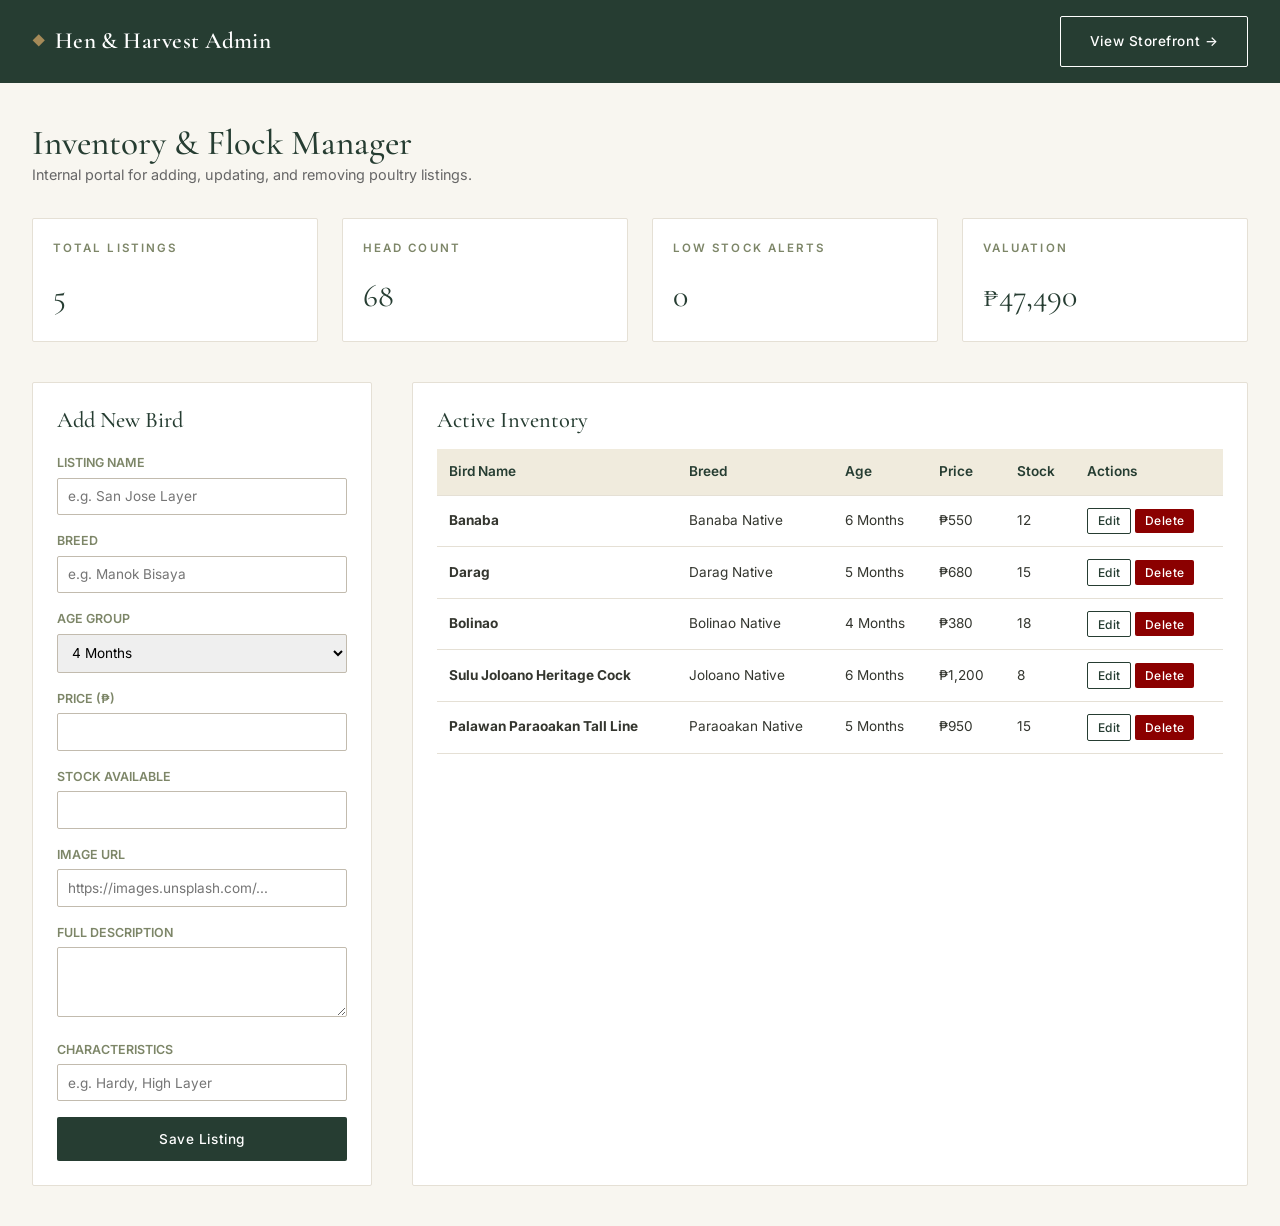
<file: admin.html>
<!DOCTYPE html>
<html lang="en">
<head>
  <meta charset="UTF-8">
  <meta name="viewport" content="width=device-width, initial-scale=1.0">
  <title>Admin Dashboard — Hen & Harvest</title>
  
  <link rel="preconnect" href="https://fonts.googleapis.com">
  <link rel="preconnect" href="https://fonts.gstatic.com" crossorigin>
  <link href="https://fonts.googleapis.com/css2?family=Cormorant+Garamond:wght@500;600&family=Inter:wght@300;400;500;600&display=swap" rel="stylesheet">
  
  <link rel="stylesheet" href="style.css">
  <style>
    .admin-nav {
      background-color: var(--color-forest);
      color: #fff;
      padding: 1rem 2rem;
      display: flex;
      justify-content: space-between;
      align-items: center;
    }
    .admin-nav .brand-name { color: #fff; }
    .admin-container {
      max-width: 1280px;
      margin: 2.5rem auto;
      padding: 0 2rem;
    }
    .stats-row {
      display: grid;
      grid-template-columns: repeat(4, 1fr);
      gap: 1.5rem;
      margin-bottom: 2.5rem;
    }
    .stat-card {
      background: #fff;
      border: 1px solid var(--color-border);
      padding: 1.25rem;
      border-radius: 2px;
    }
    .stat-val {
      font-family: var(--font-serif);
      font-size: 2rem;
      color: var(--color-forest);
    }
    .admin-grid {
      display: grid;
      grid-template-columns: 340px 1fr;
      gap: 2.5rem;
    }
    .form-card {
      background: #fff;
      border: 1px solid var(--color-border);
      padding: 1.5rem;
      border-radius: 2px;
    }
    .form-group {
      margin-bottom: 1rem;
    }
    .form-group label {
      display: block;
      font-size: 0.78rem;
      text-transform: uppercase;
      color: var(--color-olive);
      margin-bottom: 0.3rem;
      font-weight: 600;
    }
    .form-group input, .form-group select, .form-group textarea {
      width: 100%;
      padding: 0.6rem;
      border: 1px solid var(--color-border-dark);
      font-family: var(--font-sans);
      font-size: 0.85rem;
      border-radius: 2px;
    }
    .table-card {
      background: #fff;
      border: 1px solid var(--color-border);
      padding: 1.5rem;
      border-radius: 2px;
      overflow-x: auto;
    }
    .admin-table {
      width: 100%;
      border-collapse: collapse;
      font-size: 0.85rem;
    }
    .admin-table th, .admin-table td {
      padding: 0.75rem;
      border-bottom: 1px solid var(--color-border);
      text-align: left;
    }
    .admin-table th {
      background-color: var(--bg-secondary);
      font-weight: 600;
      color: var(--color-forest);
    }
    .btn-sm {
      padding: 0.3rem 0.6rem;
      font-size: 0.75rem;
    }
    .btn-danger {
      background-color: #8B0000;
      color: #fff;
    }
  </style>
</head>
<body>

  <header class="admin-nav">
    <div class="brand-logo">
      <span class="brand-mark" style="color:#A58A58;">◆</span>
      <span class="brand-name">Hen &amp; Harvest Admin</span>
    </div>
    <a href="index.html" class="btn btn-secondary" style="color:#fff; border-color:#fff;">View Storefront &rarr;</a>
  </header>

  <main class="admin-container">
    <div style="margin-bottom: 2rem;">
      <h1 style="font-size:2.2rem;">Inventory &amp; Flock Manager</h1>
      <p style="color:#666; font-size:0.9rem;">Internal portal for adding, updating, and removing poultry listings.</p>
    </div>

    <div class="stats-row">
      <div class="stat-card">
        <span class="eyebrow">Total Listings</span>
        <div class="stat-val" id="statTotal">0</div>
      </div>
      <div class="stat-card">
        <span class="eyebrow">Head Count</span>
        <div class="stat-val" id="statStock">0</div>
      </div>
      <div class="stat-card">
        <span class="eyebrow">Low Stock Alerts</span>
        <div class="stat-val" id="statLow">0</div>
      </div>
      <div class="stat-card">
        <span class="eyebrow">Valuation</span>
        <div class="stat-val" id="statValue">₱0</div>
      </div>
    </div>

    <div class="admin-grid">
      <!-- Add / Edit Form -->
      <div class="form-card">
        <h3 style="font-size:1.4rem; margin-bottom:1.25rem;" id="formTitle">Add New Bird</h3>
        <form id="productForm">
          <input type="hidden" id="prodId">
          
          <div class="form-group">
            <label for="prodName">Listing Name</label>
            <input type="text" id="prodName" required placeholder="e.g. San Jose Layer">
          </div>

          <div class="form-group">
            <label for="prodBreed">Breed</label>
            <input type="text" id="prodBreed" required placeholder="e.g. Manok Bisaya">
          </div>

          <div class="form-group">
            <label for="prodAge">Age Group</label>
            <select id="prodAge" required>
              <option value="4 Months">4 Months</option>
              <option value="5 Months">5 Months</option>
              <option value="6+ Months">6+ Months</option>
            </select>
          </div>

          <div class="form-group">
            <label for="prodPrice">Price (₱)</label>
            <input type="number" id="prodPrice" required min="0" step="10">
          </div>

          <div class="form-group">
            <label for="prodStock">Stock Available</label>
            <input type="number" id="prodStock" required min="0">
          </div>

          <div class="form-group">
            <label for="prodImage">Image URL</label>
            <input type="url" id="prodImage" required placeholder="https://images.unsplash.com/...">
          </div>

          <div class="form-group">
            <label for="prodDesc">Full Description</label>
            <textarea id="prodDesc" rows="3" required></textarea>
          </div>

          <div class="form-group">
            <label for="prodChar">Characteristics</label>
            <input type="text" id="prodChar" placeholder="e.g. Hardy, High Layer">
          </div>

          <button type="submit" class="btn btn-primary full-width" id="saveBtn">Save Listing</button>
          <button type="button" class="btn btn-secondary full-width hidden" id="cancelBtn" style="margin-top:0.5rem;">Cancel Edit</button>
        </form>
      </div>

      <!-- Inventory Table -->
      <div class="table-card">
        <h3 style="font-size:1.4rem; margin-bottom:1rem;">Active Inventory</h3>
        <table class="admin-table">
          <thead>
            <tr>
              <th>Bird Name</th>
              <th>Breed</th>
              <th>Age</th>
              <th>Price</th>
              <th>Stock</th>
              <th>Actions</th>
            </tr>
          </thead>
          <tbody id="adminTableBody">
            <!-- Dynamic Admin Rows -->
          </tbody>
        </table>
      </div>
    </div>
  </main>

  <script src="admin.js"></script>
</body>
</html>
</file>
<file: style.css>
:root {
  --bg-primary: #F8F6F0;
  --bg-secondary: #F0EBDD;
  --bg-card: #FFFFFF;
  --color-forest: #263D32;
  --color-olive: #7D8668;
  --color-taupe: #B6AA97;
  --color-text: #34362F;
  --color-brass: #A58A58;
  --color-border: #E5E0D5;
  --color-border-dark: #C2BBAE;
  
  --font-serif: 'Cormorant Garamond', Georgia, serif;
  --font-sans: 'Inter', -apple-system, BlinkMacSystemFont, sans-serif;
  
  --transition-smooth: all 0.25s cubic-bezier(0.16, 1, 0.3, 1);
}

* {
  box-sizing: border-box;
  margin: 0;
  padding: 0;
}

body {
  background-color: var(--bg-primary);
  color: var(--color-text);
  font-family: var(--font-sans);
  font-size: 15px;
  line-height: 1.6;
  -webkit-font-smoothing: antialiased;
}

/* Typography Defaults */
h1, h2, h3, h4,h5 {
  font-family: var(--font-serif);
  font-weight: 500;
  color: var(--color-forest);
  line-height: 1.15;
}

a {
  color: inherit;
  text-decoration: none;
}

img {
  max-width: 100%;
  height: auto;
  display: block;
}

.eyebrow {
  display: block;
  font-family: var(--font-sans);
  font-size: 0.72rem;
  letter-spacing: 0.18em;
  text-transform: uppercase;
  color: var(--color-olive);
  font-weight: 600;
  margin-bottom: 0.75rem;
}

/* Navigation */
.navbar {
  position: sticky;
  top: 0;
  background-color: rgba(248, 246, 240, 0.94);
  backdrop-filter: blur(10px);
  border-bottom: 1px solid var(--color-border);
  z-index: 100;
}

.nav-container {
  max-width: 1280px;
  margin: 0 auto;
  padding: 1.25rem 2rem;
  display: flex;
  align-items: center;
  justify-content: space-between;
}

.brand-logo {
  display: flex;
  align-items: center;
  gap: 0.6rem;
}

.brand-mark {
  color: var(--color-brass);
  font-size: 0.8rem;
}

.brand-name {
  font-family: var(--font-serif);
  font-size: 1.45rem;
  font-weight: 600;
  letter-spacing: 0.02em;
  color: var(--color-forest);
}

.nav-links {
  display: flex;
  list-style: none;
  gap: 2.5rem;
}

.nav-links a {
  font-size: 0.88rem;
  font-weight: 400;
  letter-spacing: 0.03em;
  color: var(--color-text);
  transition: var(--transition-smooth);
}

.nav-links a:hover,
.nav-links a.active {
  color: var(--color-forest);
  border-bottom: 1px solid var(--color-forest);
  padding-bottom: 2px;
}

.cart-trigger {
  background: none;
  border: 1px solid var(--color-border-dark);
  padding: 0.45rem 1rem;
  border-radius: 2px;
  cursor: pointer;
  display: flex;
  align-items: center;
  gap: 0.5rem;
  font-family: var(--font-sans);
  font-size: 0.85rem;
  color: var(--color-forest);
  transition: var(--transition-smooth);
}

.cart-trigger:hover {
  background-color: var(--color-forest);
  color: #fff;
}

.cart-count {
  background-color: var(--color-brass);
  color: #fff;
  font-size: 0.7rem;
  padding: 2px 6px;
  border-radius: 10px;
  font-weight: 600;
}

/* Hero Section */
.hero {
  padding: 4.5rem 2rem;
  max-width: 1280px;
  margin: 0 auto;
}

.hero-container {
  display: grid;
  grid-template-columns: 1fr 1.1fr;
  gap: 4rem;
  align-items: center;
}

.hero-heading {
  font-size: 3.5rem;
  margin-bottom: 1.25rem;
}

.hero-subtext {
  font-size: 1.05rem;
  color: #555A4E;
  margin-bottom: 2rem;
  max-width: 480px;
  font-weight: 300;
}

.hero-actions {
  display: flex;
  align-items: center;
  gap: 1.75rem;
}

.btn {
  display: inline-block;
  padding: 0.85rem 1.8rem;
  font-family: var(--font-sans);
  font-size: 0.85rem;
  font-weight: 500;
  letter-spacing: 0.04em;
  border-radius: 2px;
  cursor: pointer;
  transition: var(--transition-smooth);
  border: none;
}

.btn-primary {
  background-color: var(--color-forest);
  color: #FFFFFF;
}

.btn-primary:hover {
  background-color: #1A2B23;
}

.btn-secondary {
  background-color: transparent;
  border: 1px solid var(--color-forest);
  color: var(--color-forest);
}

.btn-secondary:hover {
  background-color: var(--color-forest);
  color: #fff;
}

.text-link {
  font-size: 0.88rem;
  color: var(--color-forest);
  font-weight: 500;
  border-bottom: 1px solid currentColor;
  padding-bottom: 2px;
}

.hero-image-wrap {
  position: relative;
  overflow: hidden;
  border-radius: 2px;
  background-color: var(--bg-secondary);
}

.hero-img {
  width: 100%;
  height: 480px;
  object-fit: cover;
  transition: transform 0.8s ease;
}

.hero-image-wrap:hover .hero-img {
  transform: scale(1.02);
}

/* Sections */
.section-container {
  max-width: 1280px;
  margin: 0 auto;
  padding: 5rem 2rem;
}

.section-header.center { text-align: center; }
.section-title { font-size: 2.6rem; margin-bottom: 0.5rem; }
.section-subtitle { color: #61665A; font-weight: 300; }

.categories-section { background-color: var(--bg-secondary); }
.category-grid {
  display: grid;
  grid-template-columns: repeat(3, 1fr);
  gap: 2rem;
  margin-top: 2rem;
}

.category-card {
  background-color: var(--bg-card);
  border: 1px solid var(--color-border);
  border-radius: 2px;
  overflow: hidden;
  transition: var(--transition-smooth);
}

.category-card:hover {
  border-color: var(--color-border-dark);
  transform: translateY(-3px);
}

.category-img-wrap { height: 220px; overflow: hidden; }
.category-img-wrap img { width: 100%; height: 100%; object-fit: cover; }
.category-info { padding: 1.75rem; }
.category-age {
  font-size: 0.72rem;
  letter-spacing: 0.1em;
  text-transform: uppercase;
  color: var(--color-olive);
  font-weight: 600;
}
.category-name { font-size: 1.5rem; margin: 0.25rem 0 0.5rem; }
.category-info p { color: #5A5F53; font-size: 0.88rem; margin-bottom: 1.25rem; font-weight: 300; }

.cat-filter-btn {
  background: none;
  border: none;
  font-family: var(--font-sans);
  font-size: 0.82rem;
  font-weight: 500;
  color: var(--color-forest);
  cursor: pointer;
  padding: 0;
}

/* Shop Controls & Cards */
.shop-header {
  display: flex;
  justify-content: space-between;
  align-items: flex-end;
  margin-bottom: 2.5rem;
  flex-wrap: wrap;
  gap: 1.5rem;
}

.catalog-controls { display: flex; gap: 1rem; align-items: center; flex-wrap: wrap; }
.search-box input, .filter-select-wrap select {
  padding: 0.65rem 1rem;
  border: 1px solid var(--color-border-dark);
  background-color: var(--bg-card);
  font-family: var(--font-sans);
  font-size: 0.85rem;
  color: var(--color-text);
  border-radius: 2px;
  outline: none;
}

.product-grid {
  display: grid;
  grid-template-columns: repeat(3, 1fr);
  gap: 2.25rem;
}

.product-card {
  background-color: var(--bg-card);
  border: 1px solid var(--color-border);
  border-radius: 2px;
  overflow: hidden;
  transition: var(--transition-smooth);
  display: flex;
  flex-direction: column;
}

.product-card:hover {
  border-color: var(--color-border-dark);
  box-shadow: 0 10px 30px rgba(0,0,0,0.03);
}

.product-img-wrap {
  position: relative;
  height: 260px;
  background-color: var(--bg-secondary);
}

.product-img-wrap img { width: 100%; height: 100%; object-fit: cover; }

.badge-age {
  position: absolute;
  top: 1rem;
  left: 1rem;
  background-color: rgba(248, 246, 240, 0.92);
  color: var(--color-forest);
  font-size: 0.7rem;
  font-weight: 600;
  padding: 0.3rem 0.6rem;
  letter-spacing: 0.05em;
  text-transform: uppercase;
}

.product-body { padding: 1.5rem; display: flex; flex-direction: column; flex-grow: 1; }
.product-breed { font-size: 0.75rem; text-transform: uppercase; letter-spacing: 0.08em; color: var(--color-olive); font-weight: 600; }
.product-title { font-size: 1.4rem; margin: 0.2rem 0 0.5rem; }
.product-desc-short { font-size: 0.85rem; color: #61665A; margin-bottom: 1.25rem; flex-grow: 1; font-weight: 300; }

.product-footer {
  display: flex;
  align-items: center;
  justify-content: space-between;
  padding-top: 1rem;
  border-top: 1px solid var(--color-border);
}

.product-price { font-family: var(--font-serif); font-size: 1.35rem; color: var(--color-forest); font-weight: 600; }
.product-action-link {
  background: none;
  border: none;
  font-family: var(--font-sans);
  font-size: 0.82rem;
  color: var(--color-forest);
  font-weight: 500;
  cursor: pointer;
  border-bottom: 1px solid currentColor;
}

.empty-state { text-align: center; padding: 4rem 1rem; }

/* Farm Section */
.farm-section { border-top: 1px solid var(--color-border); }
.farm-grid { display: grid; grid-template-columns: 1fr 1fr; gap: 4rem; align-items: center; }
.farm-img { height: 480px; width: 100%; object-fit: cover; border-radius: 2px; }
.farm-heading { font-size: 2.8rem; margin-bottom: 1.25rem; }
.farm-body { color: #51564A; font-size: 0.95rem; margin-bottom: 1rem; font-weight: 300; }

.farm-stats {
  display: flex;
  gap: 3rem;
  margin-top: 2rem;
  padding-top: 1.5rem;
  border-top: 1px solid var(--color-border);
}

.stat-number { display: block; font-family: var(--font-serif); font-size: 2.2rem; color: var(--color-forest); }
.stat-label { font-size: 0.78rem; color: var(--color-olive); text-transform: uppercase; letter-spacing: 0.05em; }

/* Footer */
.site-footer { background-color: var(--color-forest); color: #E2DDD3; padding: 4rem 2rem 2rem; }
.footer-container {
  max-width: 1280px;
  margin: 0 auto;
  display: grid;
  grid-template-columns: 2fr 1fr 1fr;
  gap: 3rem;
  padding-bottom: 3rem;
  border-bottom: 1px solid rgba(255,255,255,0.1);
}

.footer-logo .brand-name { color: #FFFFFF; }
.footer-tagline { margin-top: 1rem; max-width: 320px; font-size: 0.88rem; color: #A3AF9C; font-weight: 300; }
.site-footer h4 { color: #FFFFFF; font-size: 1.1rem; margin-bottom: 1rem; }
.site-footer ul { list-style: none; }
.site-footer li { margin-bottom: 0.5rem; }
.site-footer a, .site-footer p { color: #A3AF9C; font-size: 0.88rem; font-weight: 300; }
.footer-bottom { max-width: 1280px; margin: 1.5rem auto 0; text-align: center; font-size: 0.78rem; color: #798672; }

/* Modals & Cart Drawer */
.modal-backdrop, .cart-backdrop {
  position: fixed;
  inset: 0;
  background-color: rgba(38, 61, 50, 0.4);
  backdrop-filter: blur(4px);
  z-index: 200;
  display: flex;
  align-items: center;
  justify-content: center;
}

.modal-container {
  background-color: var(--bg-primary);
  width: 90%;
  max-width: 820px;
  max-height: 90vh;
  overflow-y: auto;
  position: relative;
  padding: 2.5rem;
  border-radius: 2px;
  border: 1px solid var(--color-border);
}

.modal-close, .cart-close {
  position: absolute;
  top: 1rem;
  right: 1.25rem;
  background: none;
  border: none;
  font-size: 1.8rem;
  color: var(--color-forest);
  cursor: pointer;
}

.modal-product-layout { display: grid; grid-template-columns: 1fr 1fr; gap: 2.5rem; }
.modal-product-img { width: 100%; height: 360px; object-fit: cover; border-radius: 2px; }
.modal-title { font-size: 2.2rem; margin-bottom: 0.25rem; }
.modal-price { font-family: var(--font-serif); font-size: 1.8rem; color: var(--color-forest); margin: 0.75rem 0 1.25rem; }

.modal-meta-table { width: 100%; border-collapse: collapse; margin-bottom: 1.25rem; font-size: 0.85rem; }
.modal-meta-table td { padding: 0.4rem 0; border-bottom: 1px solid var(--color-border); }
.modal-meta-table td:first-child { color: var(--color-olive); font-weight: 500; }

.cart-drawer {
  position: fixed;
  top: 0;
  right: 0;
  width: 100%;
  max-width: 420px;
  height: 100vh;
  background-color: var(--bg-primary);
  z-index: 210;
  box-shadow: -10px 0 30px rgba(0,0,0,0.05);
  display: flex;
  flex-direction: column;
  padding: 2rem;
}

.cart-header { display: flex; justify-content: space-between; align-items: center; padding-bottom: 1.25rem; border-bottom: 1px solid var(--color-border); }
.cart-body { flex-grow: 1; overflow-y: auto; padding: 1.5rem 0; }
.cart-item { display: flex; gap: 1rem; margin-bottom: 1.25rem; padding-bottom: 1.25rem; border-bottom: 1px solid var(--color-border); }
.cart-item-img { width: 64px; height: 64px; object-fit: cover; border-radius: 2px; }
.cart-item-title { font-family: var(--font-serif); font-size: 1.1rem; }
.cart-footer { border-top: 1px solid var(--color-border); padding-top: 1.25rem; }
.cart-total-row { display: flex; justify-content: space-between; font-family: var(--font-serif); font-size: 1.4rem; color: var(--color-forest); margin-bottom: 0.5rem; }
.cart-disclaimer { font-size: 0.72rem; color: #777; margin-bottom: 1rem; }
.full-width { width: 100%; }
.hidden { display: none !important; }

/* Responsive Adjustments */
@media (max-width: 992px) {
  .hero-container, .farm-grid, .modal-product-layout { grid-template-columns: 1fr; gap: 2rem; }
  .product-grid, .category-grid { grid-template-columns: repeat(2, 1fr); }
  .hero-heading { font-size: 2.8rem; }
  .footer-container { grid-template-columns: 1fr; }
}

@media (max-width: 600px) {
  .product-grid, .category-grid { grid-template-columns: 1fr; }
  .nav-links { display: none; }
  .hero-heading { font-size: 2.2rem; }
}
</file>
